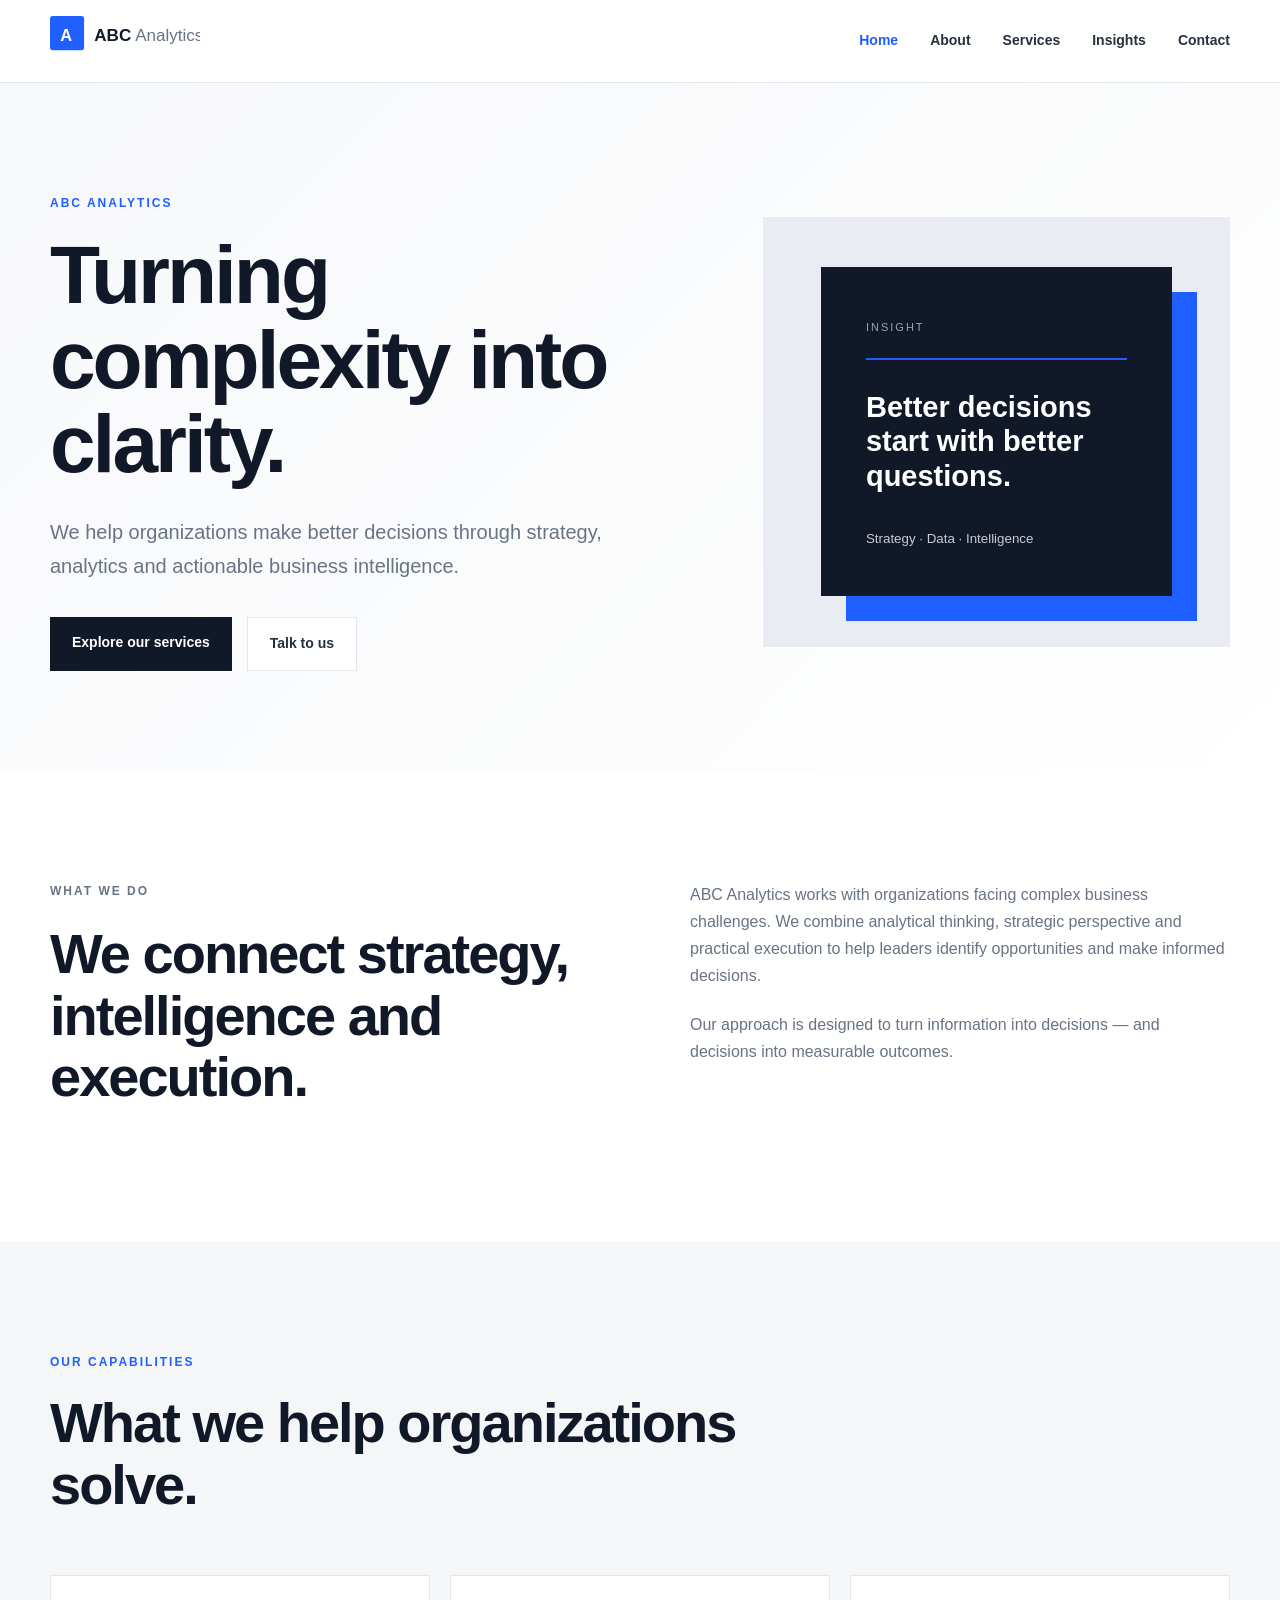
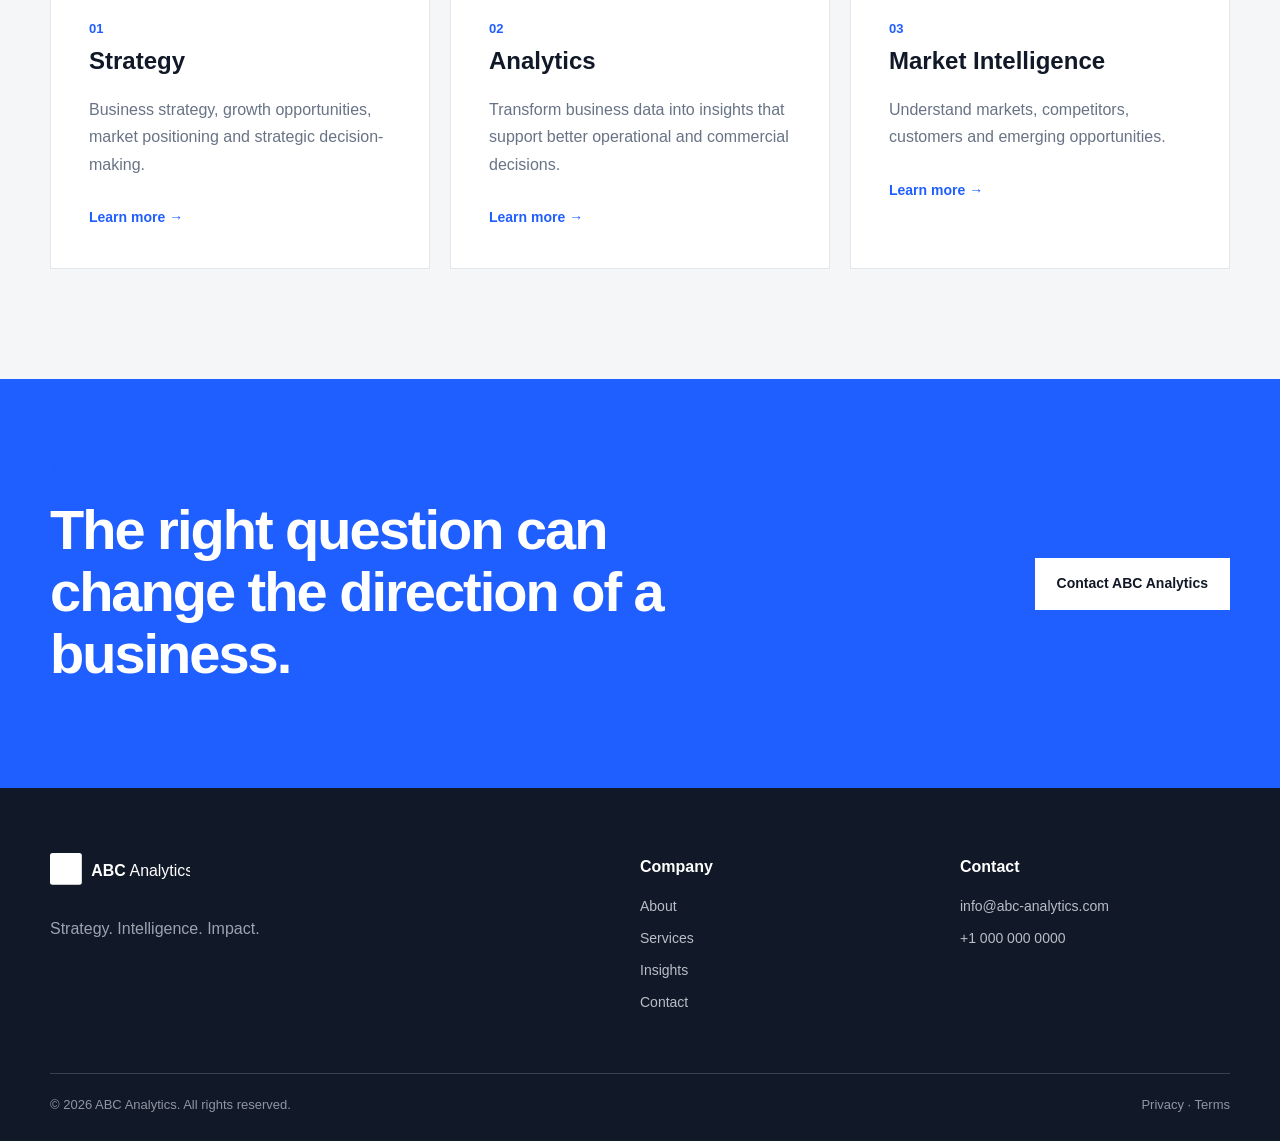
<file: index.html>
<!DOCTYPE html>
<html lang="en">
<head>
    <meta charset="UTF-8">
    <meta name="viewport" content="width=device-width, initial-scale=1.0">

    <title>ABC Analytics | Strategy. Intelligence. Impact.</title>

    <meta name="description"
          content="ABC Analytics helps organizations turn data, strategy and insight into better decisions and measurable business outcomes.">

    <link rel="stylesheet" href="css/style.css">
</head>

<body>

<header class="site-header">

    <div class="container nav-container">

        <a href="index.html" class="logo">
            <img src="images/logo-placeholder.svg"
                 alt="ABC Analytics">
        </a>

        <button class="menu-toggle" aria-label="Open navigation">
            ☰
        </button>

        <nav class="main-nav">
            <a href="index.html" class="active">Home</a>
            <a href="about.html">About</a>
            <a href="services.html">Services</a>
            <a href="insights.html">Insights</a>
            <a href="contact.html">Contact</a>
        </nav>

    </div>

</header>


<main>

<!-- HERO -->

<section class="hero">

    <div class="container hero-grid">

        <div class="hero-content">

            <p class="eyebrow">
                ABC ANALYTICS
            </p>

            <h1>
                Turning complexity
                into clarity.
            </h1>

            <p class="hero-text">
                We help organizations make better decisions through
                strategy, analytics and actionable business intelligence.
            </p>

            <div class="hero-buttons">

                <a href="services.html" class="button button-primary">
                    Explore our services
                </a>

                <a href="contact.html" class="button button-secondary">
                    Talk to us
                </a>

            </div>

        </div>

        <div class="hero-visual">

            <div class="analytics-card">

                <span>INSIGHT</span>

                <div class="analytics-line"></div>

                <strong>
                    Better decisions<br>
                    start with better questions.
                </strong>

                <small>
                    Strategy · Data · Intelligence
                </small>

            </div>

        </div>

    </div>

</section>


<!-- INTRODUCTION -->

<section class="section">

    <div class="container two-column">

        <div>

            <p class="eyebrow">
                WHAT WE DO
            </p>

            <h2>
                We connect strategy,
                intelligence and execution.
            </h2>

        </div>

        <div>

            <p>
                ABC Analytics works with organizations facing complex
                business challenges. We combine analytical thinking,
                strategic perspective and practical execution to help
                leaders identify opportunities and make informed decisions.
            </p>

            <p>
                Our approach is designed to turn information into
                decisions — and decisions into measurable outcomes.
            </p>

        </div>

    </div>

</section>


<!-- SERVICES -->

<section class="section section-light">

    <div class="container">

        <div class="section-heading">

            <p class="eyebrow">
                OUR CAPABILITIES
            </p>

            <h2>
                What we help organizations solve.
            </h2>

        </div>


        <div class="cards">

            <article class="service-card">

                <span class="card-number">01</span>

                <h3>
                    Strategy
                </h3>

                <p>
                    Business strategy, growth opportunities,
                    market positioning and strategic decision-making.
                </p>

                <a href="services.html">
                    Learn more →
                </a>

            </article>


            <article class="service-card">

                <span class="card-number">02</span>

                <h3>
                    Analytics
                </h3>

                <p>
                    Transform business data into insights that
                    support better operational and commercial decisions.
                </p>

                <a href="services.html">
                    Learn more →
                </a>

            </article>


            <article class="service-card">

                <span class="card-number">03</span>

                <h3>
                    Market Intelligence
                </h3>

                <p>
                    Understand markets, competitors, customers
                    and emerging opportunities.
                </p>

                <a href="services.html">
                    Learn more →
                </a>

            </article>

        </div>

    </div>

</section>


<!-- CTA -->

<section class="cta">

    <div class="container cta-inner">

        <div>

            <p class="eyebrow">
                START A CONVERSATION
            </p>

            <h2>
                The right question can
                change the direction of a business.
            </h2>

        </div>

        <a href="contact.html" class="button button-light">
            Contact ABC Analytics
        </a>

    </div>

</section>

</main>


<footer class="site-footer">

    <div class="container footer-grid">

        <div>

            <img src="images/logo-placeholder.svg"
                 class="footer-logo"
                 alt="ABC Analytics">

            <p>
                Strategy. Intelligence. Impact.
            </p>

        </div>

        <div>

            <h4>Company</h4>

            <a href="about.html">About</a>
            <a href="services.html">Services</a>
            <a href="insights.html">Insights</a>
            <a href="contact.html">Contact</a>

        </div>

        <div>

            <h4>Contact</h4>

            <a href="mailto:info@abc-analytics.com">
                info@abc-analytics.com
            </a>

            <a href="tel:+10000000000">
                +1 000 000 0000
            </a>

        </div>

    </div>

    <div class="container footer-bottom">

        <p>
            © <span id="year"></span> ABC Analytics. All rights reserved.
        </p>

        <p>
            Privacy · Terms
        </p>

    </div>

</footer>


<script src="js/script.js"></script>

</body>
</html>
</file>
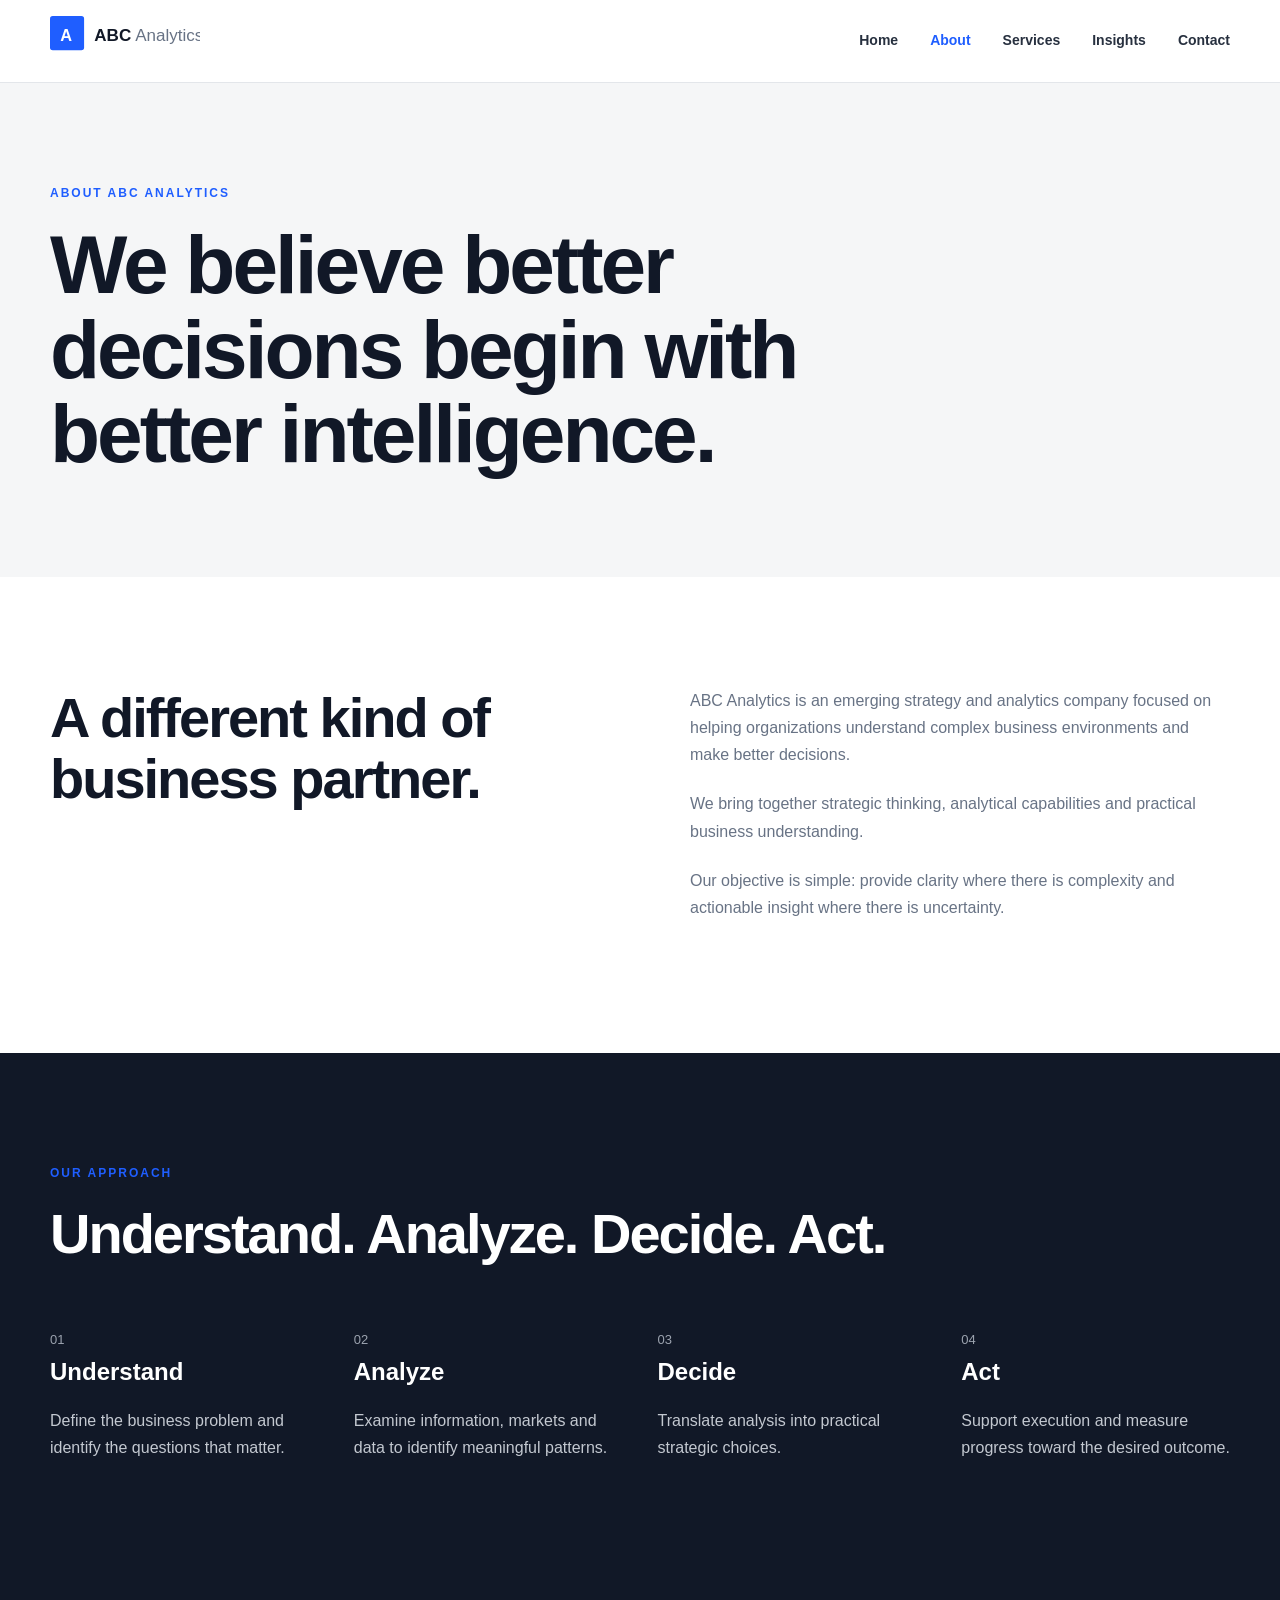
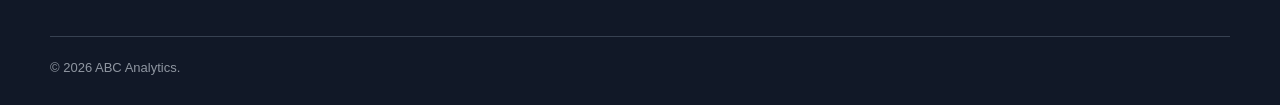
<file: about.html>
<!DOCTYPE html>
<html lang="en">

<head>

    <meta charset="UTF-8">

    <meta name="viewport"
          content="width=device-width, initial-scale=1.0">

    <title>About | ABC Analytics</title>

    <link rel="stylesheet" href="css/style.css">

</head>

<body>

<header class="site-header">

    <div class="container nav-container">

        <a href="index.html" class="logo">
            <img src="images/logo-placeholder.svg"
                 alt="ABC Analytics">
        </a>

        <button class="menu-toggle">
            ☰
        </button>

        <nav class="main-nav">

            <a href="index.html">Home</a>
            <a href="about.html" class="active">About</a>
            <a href="services.html">Services</a>
            <a href="insights.html">Insights</a>
            <a href="contact.html">Contact</a>

        </nav>

    </div>

</header>


<main>

<section class="page-hero">

    <div class="container">

        <p class="eyebrow">
            ABOUT ABC ANALYTICS
        </p>

        <h1>
            We believe better
            decisions begin with
            better intelligence.
        </h1>

    </div>

</section>


<section class="section">

    <div class="container two-column">

        <div>

            <h2>
                A different kind of
                business partner.
            </h2>

        </div>

        <div>

            <p>
                ABC Analytics is an emerging strategy and analytics
                company focused on helping organizations understand
                complex business environments and make better decisions.
            </p>

            <p>
                We bring together strategic thinking, analytical
                capabilities and practical business understanding.
            </p>

            <p>
                Our objective is simple: provide clarity where there
                is complexity and actionable insight where there is
                uncertainty.
            </p>

        </div>

    </div>

</section>


<section class="section section-dark">

    <div class="container">

        <p class="eyebrow">
            OUR APPROACH
        </p>

        <h2>
            Understand. Analyze. Decide. Act.
        </h2>

        <div class="process-grid">

            <div>
                <span>01</span>
                <h3>Understand</h3>
                <p>
                    Define the business problem and identify
                    the questions that matter.
                </p>
            </div>

            <div>
                <span>02</span>
                <h3>Analyze</h3>
                <p>
                    Examine information, markets and data
                    to identify meaningful patterns.
                </p>
            </div>

            <div>
                <span>03</span>
                <h3>Decide</h3>
                <p>
                    Translate analysis into practical strategic
                    choices.
                </p>
            </div>

            <div>
                <span>04</span>
                <h3>Act</h3>
                <p>
                    Support execution and measure progress
                    toward the desired outcome.
                </p>
            </div>

        </div>

    </div>

</section>

</main>


<footer class="site-footer">
    <div class="container footer-bottom">
        <p>© <span id="year"></span> ABC Analytics.</p>
    </div>
</footer>

<script src="js/script.js"></script>

</body>
</html>
</file>
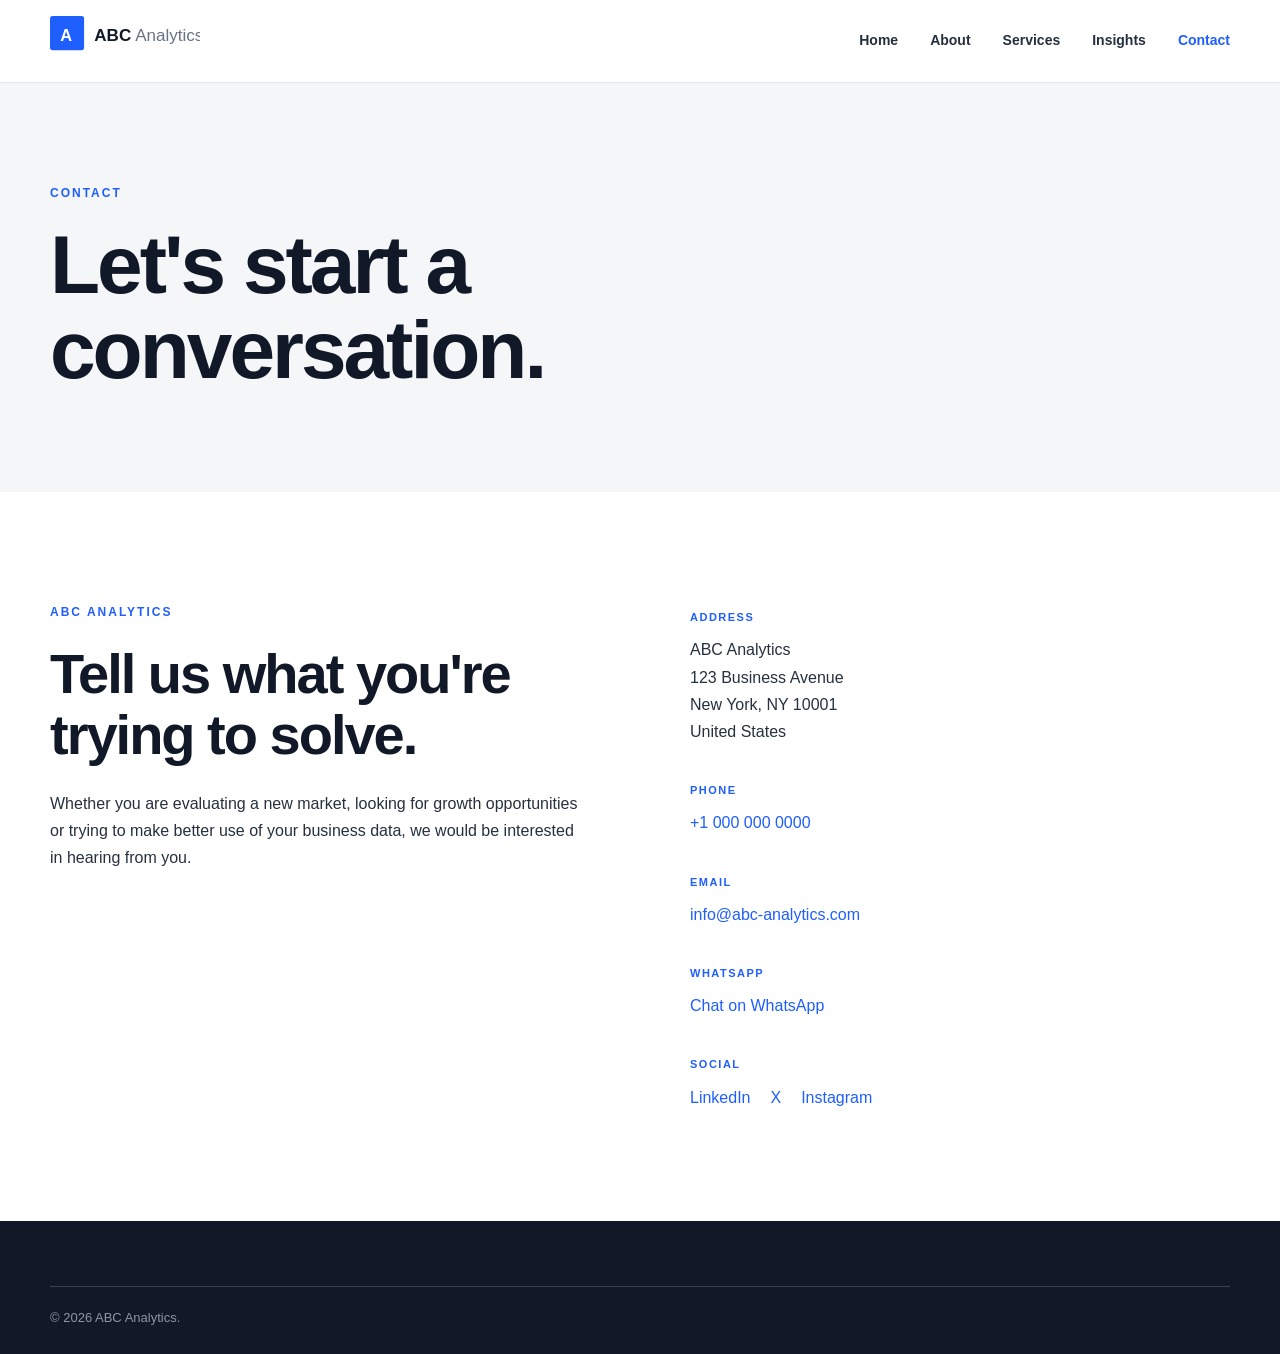
<file: contact.html>
<!DOCTYPE html>
<html lang="en">

<head>

    <meta charset="UTF-8">

    <meta name="viewport"
          content="width=device-width, initial-scale=1.0">

    <title>Contact | ABC Analytics</title>

    <link rel="stylesheet" href="css/style.css">

</head>

<body>

<header class="site-header">

    <div class="container nav-container">

        <a href="index.html" class="logo">

            <img src="images/logo-placeholder.svg"
                 alt="ABC Analytics">

        </a>

        <button class="menu-toggle">☰</button>

        <nav class="main-nav">

            <a href="index.html">Home</a>
            <a href="about.html">About</a>
            <a href="services.html">Services</a>
            <a href="insights.html">Insights</a>
            <a href="contact.html" class="active">Contact</a>

        </nav>

    </div>

</header>


<main>

<section class="page-hero">

    <div class="container">

        <p class="eyebrow">
            CONTACT
        </p>

        <h1>
            Let's start a conversation.
        </h1>

    </div>

</section>


<section class="section">

    <div class="container contact-grid">

        <div>

            <p class="eyebrow">
                ABC ANALYTICS
            </p>

            <h2>
                Tell us what you're
                trying to solve.
            </h2>

            <p>
                Whether you are evaluating a new market,
                looking for growth opportunities or trying
                to make better use of your business data,
                we would be interested in hearing from you.
            </p>

        </div>


        <div class="contact-details">

            <div>
                <span>ADDRESS</span>

                <p>
                    ABC Analytics<br>
                    123 Business Avenue<br>
                    New York, NY 10001<br>
                    United States
                </p>
            </div>


            <div>
                <span>PHONE</span>

                <p>
                    <a href="tel:+10000000000">
                        +1 000 000 0000
                    </a>
                </p>
            </div>


            <div>
                <span>EMAIL</span>

                <p>
                    <a href="mailto:info@abc-analytics.com">
                        info@abc-analytics.com
                    </a>
                </p>
            </div>


            <div>
                <span>WHATSAPP</span>

                <p>
                    <a href="https://wa.me/10000000000"
                       target="_blank">
                        Chat on WhatsApp
                    </a>
                </p>
            </div>


            <div>
                <span>SOCIAL</span>

                <p class="social-links">

                    <a href="#" target="_blank">
                        LinkedIn
                    </a>

                    <a href="#" target="_blank">
                        X
                    </a>

                    <a href="#" target="_blank">
                        Instagram
                    </a>

                </p>

            </div>

        </div>

    </div>

</section>

</main>


<footer class="site-footer">

    <div class="container footer-bottom">

        <p>
            © <span id="year"></span> ABC Analytics.
        </p>

    </div>

</footer>


<script src="js/script.js"></script>

</body>
</html>
</file>
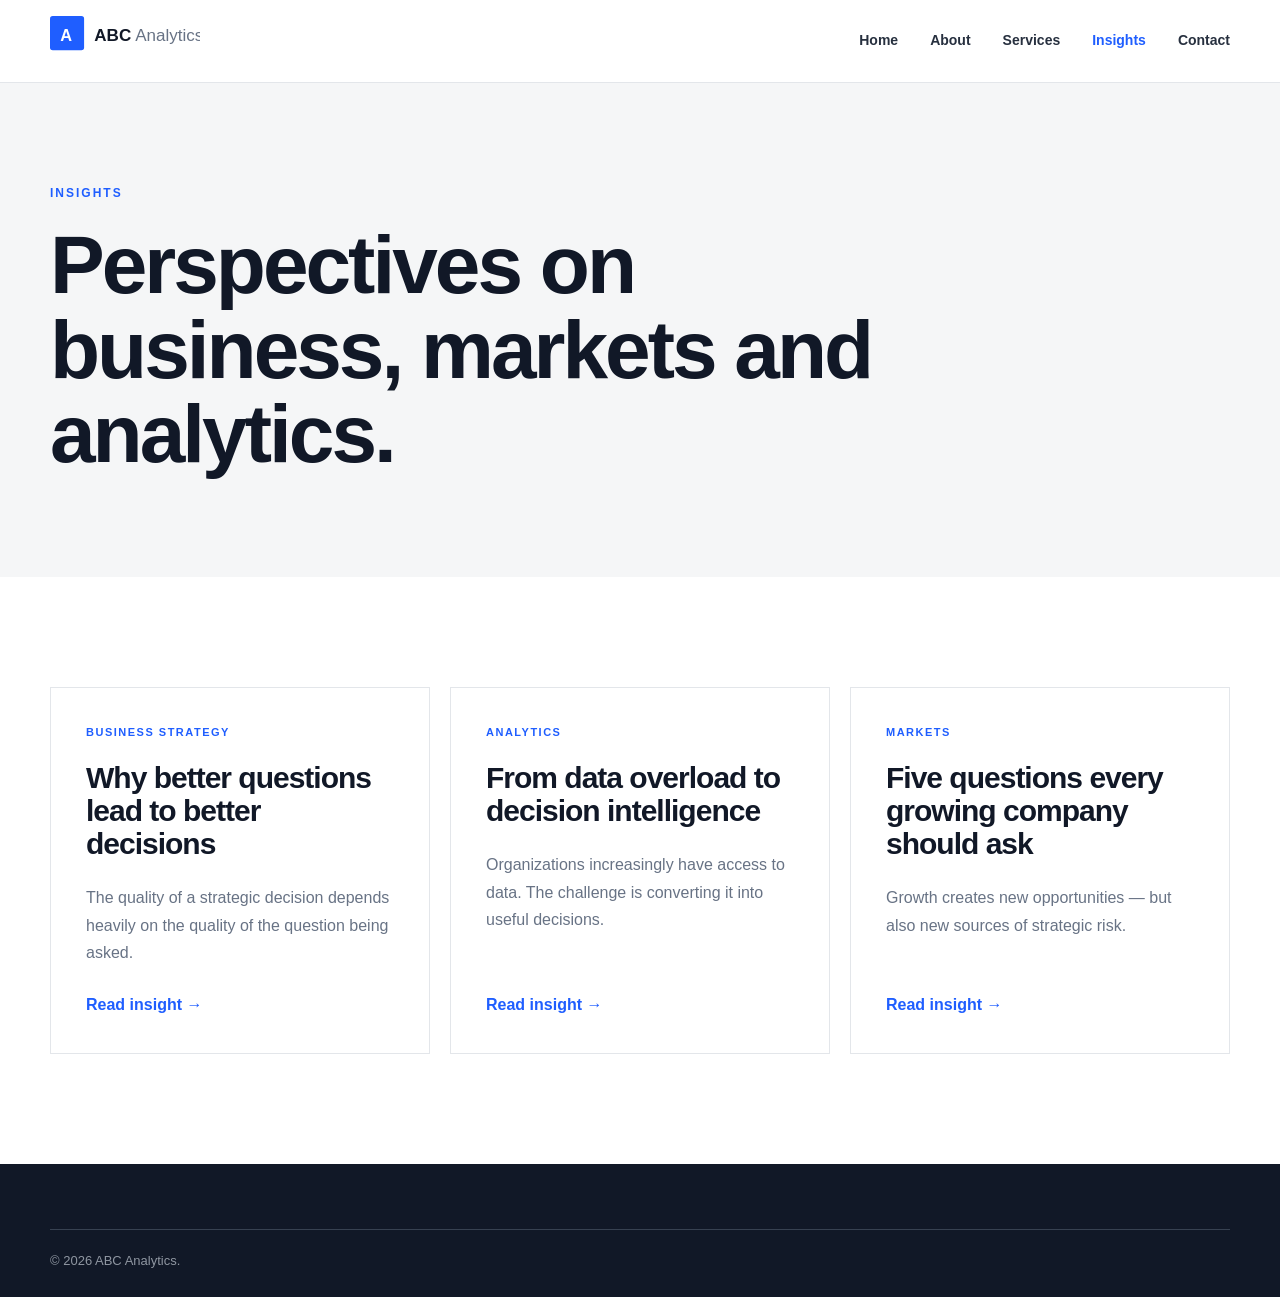
<file: insights.html>
<!DOCTYPE html>
<html lang="en">

<head>

    <meta charset="UTF-8">

    <meta name="viewport"
          content="width=device-width, initial-scale=1.0">

    <title>Insights | ABC Analytics</title>

    <link rel="stylesheet" href="css/style.css">

</head>

<body>

<header class="site-header">

    <div class="container nav-container">

        <a href="index.html" class="logo">

            <img src="images/logo-placeholder.svg"
                 alt="ABC Analytics">

        </a>

        <button class="menu-toggle">☰</button>

        <nav class="main-nav">

            <a href="index.html">Home</a>
            <a href="about.html">About</a>
            <a href="services.html">Services</a>
            <a href="insights.html" class="active">Insights</a>
            <a href="contact.html">Contact</a>

        </nav>

    </div>

</header>


<main>

<section class="page-hero">

    <div class="container">

        <p class="eyebrow">
            INSIGHTS
        </p>

        <h1>
            Perspectives on business,
            markets and analytics.
        </h1>

    </div>

</section>


<section class="section">

    <div class="container">

        <div class="insight-grid">


            <article class="insight-card">

                <span>
                    BUSINESS STRATEGY
                </span>

                <h2>
                    Why better questions
                    lead to better decisions
                </h2>

                <p>
                    The quality of a strategic decision depends
                    heavily on the quality of the question being asked.
                </p>

                <a href="#">
                    Read insight →
                </a>

            </article>


            <article class="insight-card">

                <span>
                    ANALYTICS
                </span>

                <h2>
                    From data overload
                    to decision intelligence
                </h2>

                <p>
                    Organizations increasingly have access to data.
                    The challenge is converting it into useful decisions.
                </p>

                <a href="#">
                    Read insight →
                </a>

            </article>


            <article class="insight-card">

                <span>
                    MARKETS
                </span>

                <h2>
                    Five questions every
                    growing company should ask
                </h2>

                <p>
                    Growth creates new opportunities — but also
                    new sources of strategic risk.
                </p>

                <a href="#">
                    Read insight →
                </a>

            </article>


        </div>

    </div>

</section>

</main>


<footer class="site-footer">

    <div class="container footer-bottom">

        <p>
            © <span id="year"></span> ABC Analytics.
        </p>

    </div>

</footer>


<script src="js/script.js"></script>

</body>
</html>
</file>
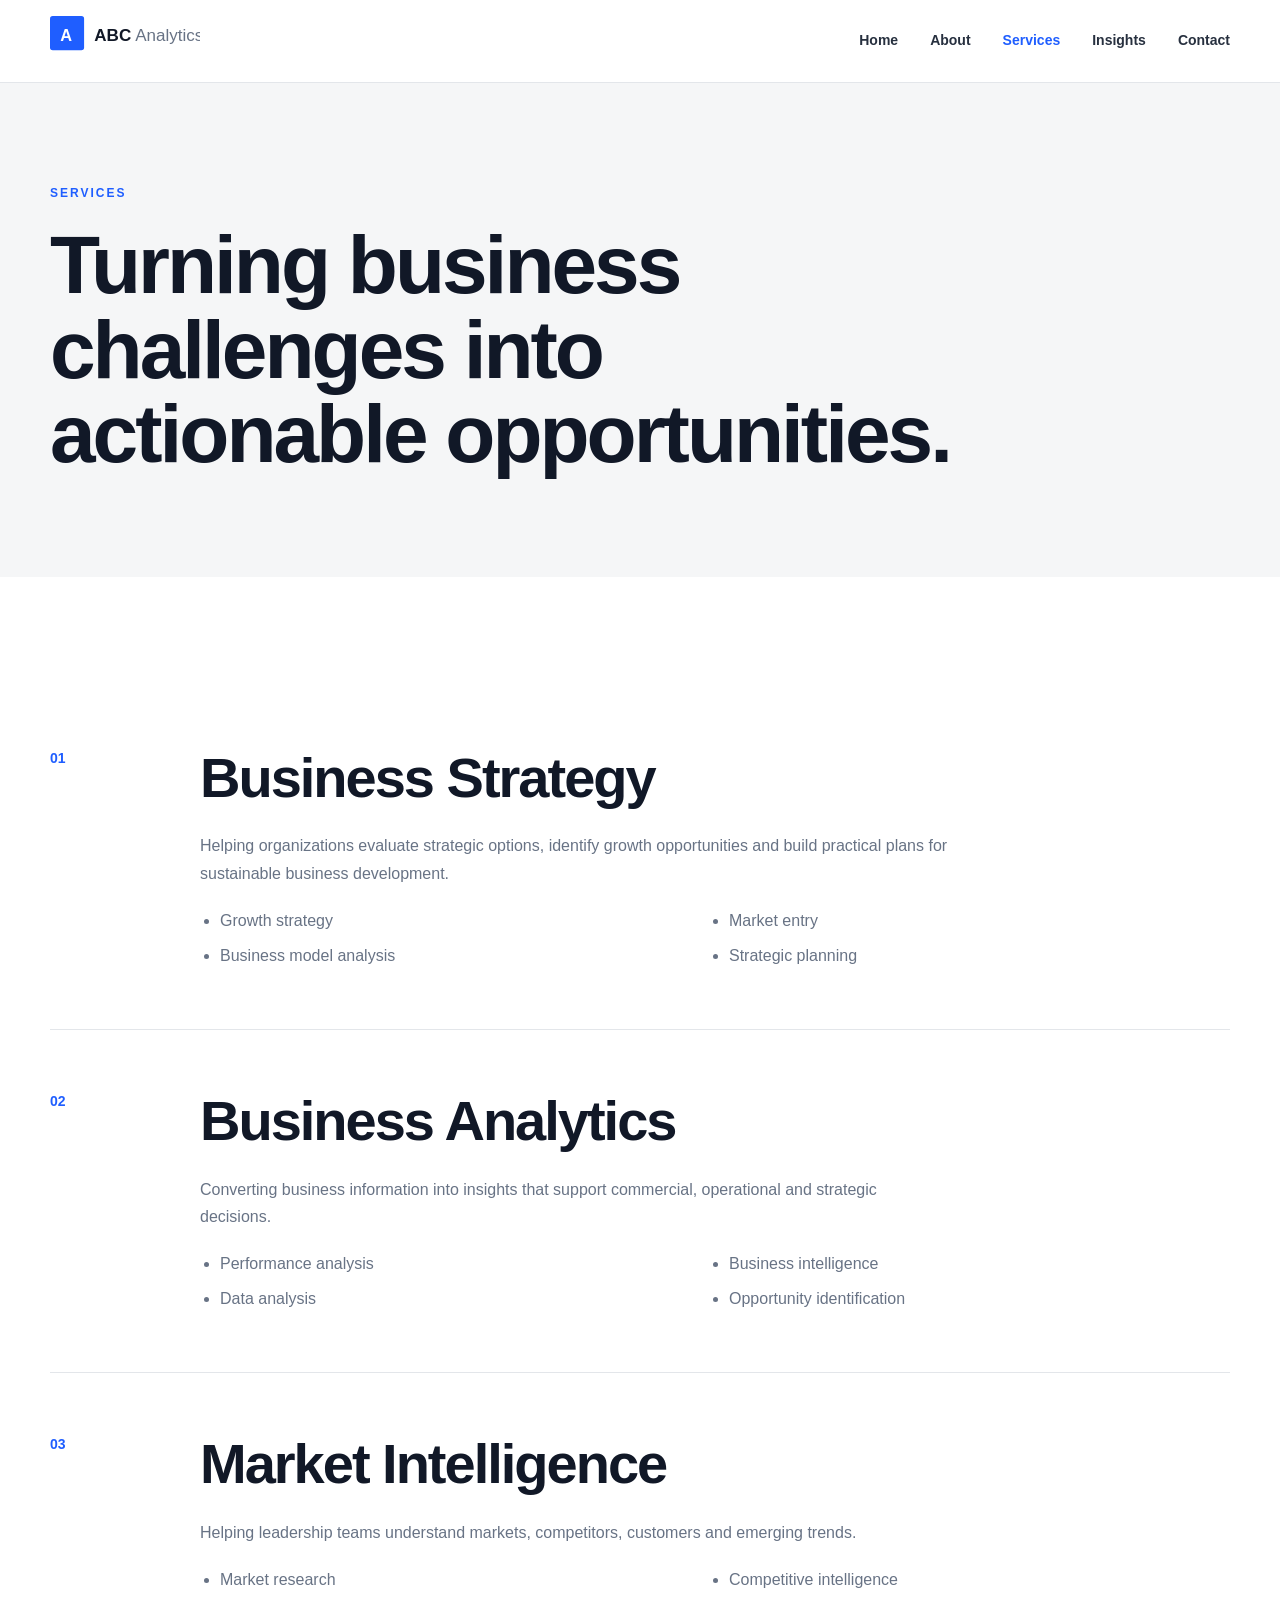
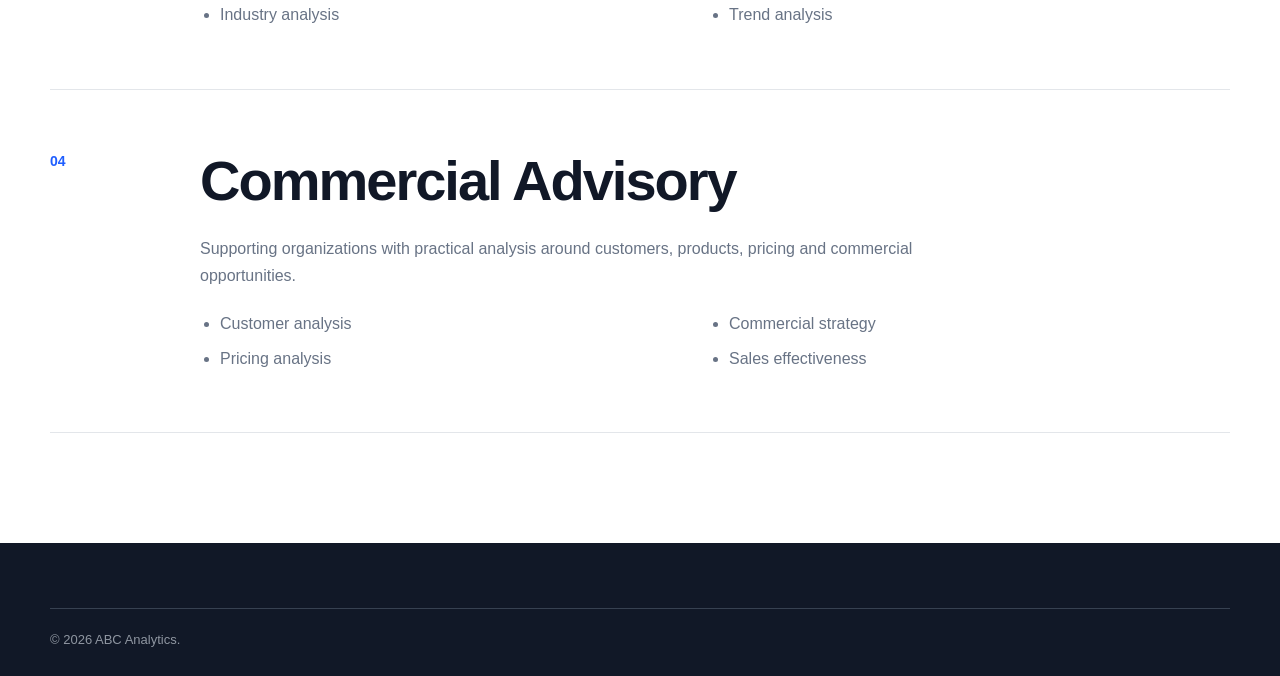
<file: services.html>
<!DOCTYPE html>
<html lang="en">

<head>

    <meta charset="UTF-8">

    <meta name="viewport"
          content="width=device-width, initial-scale=1.0">

    <title>Services | ABC Analytics</title>

    <link rel="stylesheet" href="css/style.css">

</head>

<body>

<header class="site-header">

    <div class="container nav-container">

        <a href="index.html" class="logo">
            <img src="images/logo-placeholder.svg"
                 alt="ABC Analytics">
        </a>

        <button class="menu-toggle">☰</button>

        <nav class="main-nav">

            <a href="index.html">Home</a>
            <a href="about.html">About</a>
            <a href="services.html" class="active">Services</a>
            <a href="insights.html">Insights</a>
            <a href="contact.html">Contact</a>

        </nav>

    </div>

</header>


<main>

<section class="page-hero">

    <div class="container">

        <p class="eyebrow">
            SERVICES
        </p>

        <h1>
            Turning business challenges
            into actionable opportunities.
        </h1>

    </div>

</section>


<section class="section">

    <div class="container service-list">

        <article class="service-large">

            <span>01</span>

            <div>

                <h2>Business Strategy</h2>

                <p>
                    Helping organizations evaluate strategic options,
                    identify growth opportunities and build practical
                    plans for sustainable business development.
                </p>

                <ul>
                    <li>Growth strategy</li>
                    <li>Market entry</li>
                    <li>Business model analysis</li>
                    <li>Strategic planning</li>
                </ul>

            </div>

        </article>


        <article class="service-large">

            <span>02</span>

            <div>

                <h2>Business Analytics</h2>

                <p>
                    Converting business information into insights
                    that support commercial, operational and
                    strategic decisions.
                </p>

                <ul>
                    <li>Performance analysis</li>
                    <li>Business intelligence</li>
                    <li>Data analysis</li>
                    <li>Opportunity identification</li>
                </ul>

            </div>

        </article>


        <article class="service-large">

            <span>03</span>

            <div>

                <h2>Market Intelligence</h2>

                <p>
                    Helping leadership teams understand markets,
                    competitors, customers and emerging trends.
                </p>

                <ul>
                    <li>Market research</li>
                    <li>Competitive intelligence</li>
                    <li>Industry analysis</li>
                    <li>Trend analysis</li>
                </ul>

            </div>

        </article>


        <article class="service-large">

            <span>04</span>

            <div>

                <h2>Commercial Advisory</h2>

                <p>
                    Supporting organizations with practical analysis
                    around customers, products, pricing and commercial
                    opportunities.
                </p>

                <ul>
                    <li>Customer analysis</li>
                    <li>Commercial strategy</li>
                    <li>Pricing analysis</li>
                    <li>Sales effectiveness</li>
                </ul>

            </div>

        </article>

    </div>

</section>

</main>


<footer class="site-footer">

    <div class="container footer-bottom">

        <p>
            © <span id="year"></span> ABC Analytics.
        </p>

    </div>

</footer>


<script src="js/script.js"></script>

</body>
</html>
</file>
<file: css/style.css>
/* =====================================
   ABC ANALYTICS
   GLOBAL STYLES
===================================== */

:root {

    --dark: #111827;
    --dark-2: #1f2937;

    --text: #27303f;
    --muted: #687385;

    --light: #f5f6f7;
    --white: #ffffff;

    --accent: #1f5eff;

    --border: #e3e6ea;

    --max-width: 1180px;
}


* {
    margin: 0;
    padding: 0;
    box-sizing: border-box;
}


html {
    scroll-behavior: smooth;
}


body {

    font-family:
        Arial,
        Helvetica,
        sans-serif;

    color: var(--text);

    background: var(--white);

    line-height: 1.7;

    font-size: 16px;
}


img {
    max-width: 100%;
}


a {

    color: inherit;

    text-decoration: none;
}


.container {

    width: min(
        calc(100% - 48px),
        var(--max-width)
    );

    margin: auto;
}


/* =====================================
   HEADER
===================================== */

.site-header {

    position: sticky;

    top: 0;

    z-index: 1000;

    background:
        rgba(255,255,255,0.96);

    border-bottom:
        1px solid var(--border);
}


.nav-container {

    min-height: 82px;

    display: flex;

    align-items: center;

    justify-content: space-between;
}


.logo img {

    width: 150px;

    height: auto;
}


.main-nav {

    display: flex;

    gap: 32px;

    align-items: center;
}


.main-nav a {

    font-size: 14px;

    font-weight: 600;

    color: var(--text);

    transition: 0.2s;
}


.main-nav a:hover,
.main-nav a.active {

    color: var(--accent);
}


.menu-toggle {

    display: none;

    border: 0;

    background: transparent;

    font-size: 28px;

    cursor: pointer;
}


/* =====================================
   HERO
===================================== */

.hero {

    padding:
        110px 0
        100px;

    background:
        linear-gradient(
            135deg,
            #f7f8fa,
            #ffffff
        );
}


.hero-grid {

    display: grid;

    grid-template-columns:
        1.15fr
        0.85fr;

    gap: 80px;

    align-items: center;
}


.eyebrow {

    font-size: 12px;

    font-weight: 700;

    letter-spacing: 2px;

    color: var(--accent);

    margin-bottom: 20px;
}


h1 {

    font-size:
        clamp(48px, 7vw, 82px);

    line-height: 1.03;

    letter-spacing: -3px;

    color: var(--dark);

    margin-bottom: 28px;
}


h2 {

    font-size:
        clamp(34px, 5vw, 56px);

    line-height: 1.1;

    letter-spacing: -2px;

    color: var(--dark);

    margin-bottom: 24px;
}


h3 {

    font-size: 24px;

    color: var(--dark);

    margin-bottom: 14px;
}


.hero-text {

    font-size: 20px;

    color: var(--muted);

    max-width: 650px;

    margin-bottom: 34px;
}


.hero-buttons {

    display: flex;

    gap: 15px;

    flex-wrap: wrap;
}


/* =====================================
   BUTTONS
===================================== */

.button {

    display: inline-block;

    padding:
        14px 22px;

    font-size: 14px;

    font-weight: 700;

    transition:
        transform 0.2s,
        background 0.2s;
}


.button:hover {

    transform: translateY(-2px);
}


.button-primary {

    background: var(--dark);

    color: white;
}


.button-primary:hover {

    background: var(--accent);
}


.button-secondary {

    border:
        1px solid var(--border);

    background: white;
}


.button-light {

    background: white;

    color: var(--dark);
}


/* =====================================
   HERO VISUAL
===================================== */

.hero-visual {

    min-height: 430px;

    display: flex;

    align-items: center;

    justify-content: center;

    background:
        #e9edf3;
}


.analytics-card {

    width: 75%;

    padding: 45px;

    background: var(--dark);

    color: white;

    box-shadow:
        25px 25px 0
        var(--accent);
}


.analytics-card span {

    font-size: 11px;

    letter-spacing: 2px;

    color: #9ca3af;
}


.analytics-card strong {

    display: block;

    font-size: 29px;

    line-height: 1.2;

    margin: 30px 0;
}


.analytics-card small {

    color: #c7ccd5;
}


.analytics-line {

    height: 2px;

    background: var(--accent);

    margin-top: 18px;
}


/* =====================================
   SECTIONS
===================================== */

.section {

    padding:
        110px 0;
}


.section-light {

    background: var(--light);
}


.section-dark {

    background: var(--dark);

    color: white;
}


.section-dark h2,
.section-dark h3 {

    color: white;
}


.two-column {

    display: grid;

    grid-template-columns:
        1fr 1fr;

    gap: 100px;
}


.two-column p {

    margin-bottom: 22px;

    color: var(--muted);
}


.section-heading {

    max-width: 750px;

    margin-bottom: 60px;
}


/* =====================================
   SERVICE CARDS
===================================== */

.cards {

    display: grid;

    grid-template-columns:
        repeat(3, 1fr);

    gap: 20px;
}


.service-card {

    background: white;

    padding: 38px;

    border:
        1px solid var(--border);

    transition:
        transform 0.2s,
        box-shadow 0.2s;
}


.service-card:hover {

    transform: translateY(-6px);

    box-shadow:
        0 20px 40px
        rgba(0,0,0,0.08);
}


.card-number {

    color: var(--accent);

    font-size: 13px;

    font-weight: bold;
}


.service-card p {

    color: var(--muted);

    margin-bottom: 25px;
}


.service-card a {

    color: var(--accent);

    font-size: 14px;

    font-weight: bold;
}


/* =====================================
   PAGE HERO
===================================== */

.page-hero {

    padding:
        100px 0;

    background: var(--light);
}


.page-hero h1 {

    max-width: 900px;

    margin-bottom: 0;
}


/* =====================================
   PROCESS
===================================== */

.process-grid {

    margin-top: 60px;

    display: grid;

    grid-template-columns:
        repeat(4,1fr);

    gap: 35px;
}


.process-grid span {

    color: #9ca3af;

    font-size: 13px;
}


.process-grid p {

    color: #c3c8d0;
}


/* =====================================
   SERVICE LIST
===================================== */

.service-list {

    display: flex;

    flex-direction: column;

    gap: 0;
}


.service-large {

    display: grid;

    grid-template-columns:
        100px 1fr;

    gap: 50px;

    padding:
        60px 0;

    border-bottom:
        1px solid var(--border);
}


.service-large > span {

    font-size: 14px;

    color: var(--accent);

    font-weight: bold;
}


.service-large p {

    max-width: 750px;

    color: var(--muted);

    margin-bottom: 20px;
}


.service-large ul {

    display: grid;

    grid-template-columns:
        repeat(2, 1fr);

    gap: 8px;

    padding-left: 20px;

    color: var(--muted);
}


/* =====================================
   INSIGHTS
===================================== */

.insight-grid {

    display: grid;

    grid-template-columns:
        repeat(3,1fr);

    gap: 20px;
}


.insight-card {

    padding: 35px;

    border:
        1px solid var(--border);

    min-height: 350px;

    display: flex;

    flex-direction: column;
}


.insight-card span {

    font-size: 11px;

    letter-spacing: 1.5px;

    color: var(--accent);

    font-weight: bold;
}


.insight-card h2 {

    font-size: 30px;

    letter-spacing: -1px;

    margin-top: 20px;
}


.insight-card p {

    color: var(--muted);

    margin-bottom: 25px;
}


.insight-card a {

    margin-top: auto;

    color: var(--accent);

    font-weight: bold;
}


/* =====================================
   CONTACT
===================================== */

.contact-grid {

    display: grid;

    grid-template-columns:
        1fr 1fr;

    gap: 100px;
}


.contact-details {

    display: grid;

    gap: 30px;
}


.contact-details span {

    font-size: 11px;

    font-weight: bold;

    letter-spacing: 1.5px;

    color: var(--accent);
}


.contact-details p {

    margin-top: 7px;
}


.contact-details a {

    color: var(--accent);
}


.social-links {

    display: flex;

    gap: 20px;
}


/* =====================================
   CTA
===================================== */

.cta {

    background: var(--accent);

    color: white;

    padding:
        80px 0;
}


.cta h2 {

    color: white;

    max-width: 700px;
}


.cta-inner {

    display: flex;

    align-items: center;

    justify-content: space-between;

    gap: 40px;
}


/* =====================================
   FOOTER
===================================== */

.site-footer {

    background: var(--dark);

    color: white;

    padding:
        65px 0
        25px;
}


.footer-grid {

    display: grid;

    grid-template-columns:
        2fr 1fr 1fr;

    gap: 50px;

    padding-bottom: 50px;
}


.footer-logo {

    width: 140px;

    filter:
        brightness(0)
        invert(1);
}


.footer-grid p {

    color: #9ca3af;

    margin-top: 15px;
}


.footer-grid h4 {

    margin-bottom: 15px;
}


.footer-grid a {

    display: block;

    color: #b9bec7;

    margin-bottom: 8px;

    font-size: 14px;
}


.footer-bottom {

    border-top:
        1px solid #374151;

    padding-top: 20px;

    display: flex;

    justify-content: space-between;

    color: #8f96a1;

    font-size: 13px;
}


/* =====================================
   RESPONSIVE
===================================== */

@media (max-width: 850px) {

    .main-nav {

        display: none;

        position: absolute;

        top: 82px;

        left: 0;

        width: 100%;

        background: white;

        padding: 25px;

        flex-direction: column;

        border-bottom:
            1px solid var(--border);
    }


    .main-nav.open {

        display: flex;
    }


    .menu-toggle {

        display: block;
    }


    .hero-grid,
    .two-column,
    .contact-grid {

        grid-template-columns: 1fr;

        gap: 50px;
    }


    .hero {

        padding-top: 80px;
    }


    .cards,
    .insight-grid {

        grid-template-columns: 1fr;
    }


    .process-grid {

        grid-template-columns:
            repeat(2,1fr);
    }


    .cta-inner {

        flex-direction: column;

        align-items: flex-start;
    }


    .footer-grid {

        grid-template-columns: 1fr 1fr;
    }

}


@media (max-width: 550px) {

    .container {

        width:
            calc(100% - 32px);
    }


    h1 {

        letter-spacing: -2px;
    }


    .hero-visual {

        min-height: 320px;
    }


    .analytics-card {

        width: 82%;

        padding: 28px;
    }


    .service-large {

        grid-template-columns: 1fr;

        gap: 15px;
    }


    .service-large ul {

        grid-template-columns: 1fr;
    }


    .process-grid {

        grid-template-columns: 1fr;
    }


    .footer-grid {

        grid-template-columns: 1fr;
    }


    .footer-bottom {

        flex-direction: column;

        gap: 10px;
    }

}
</file>
